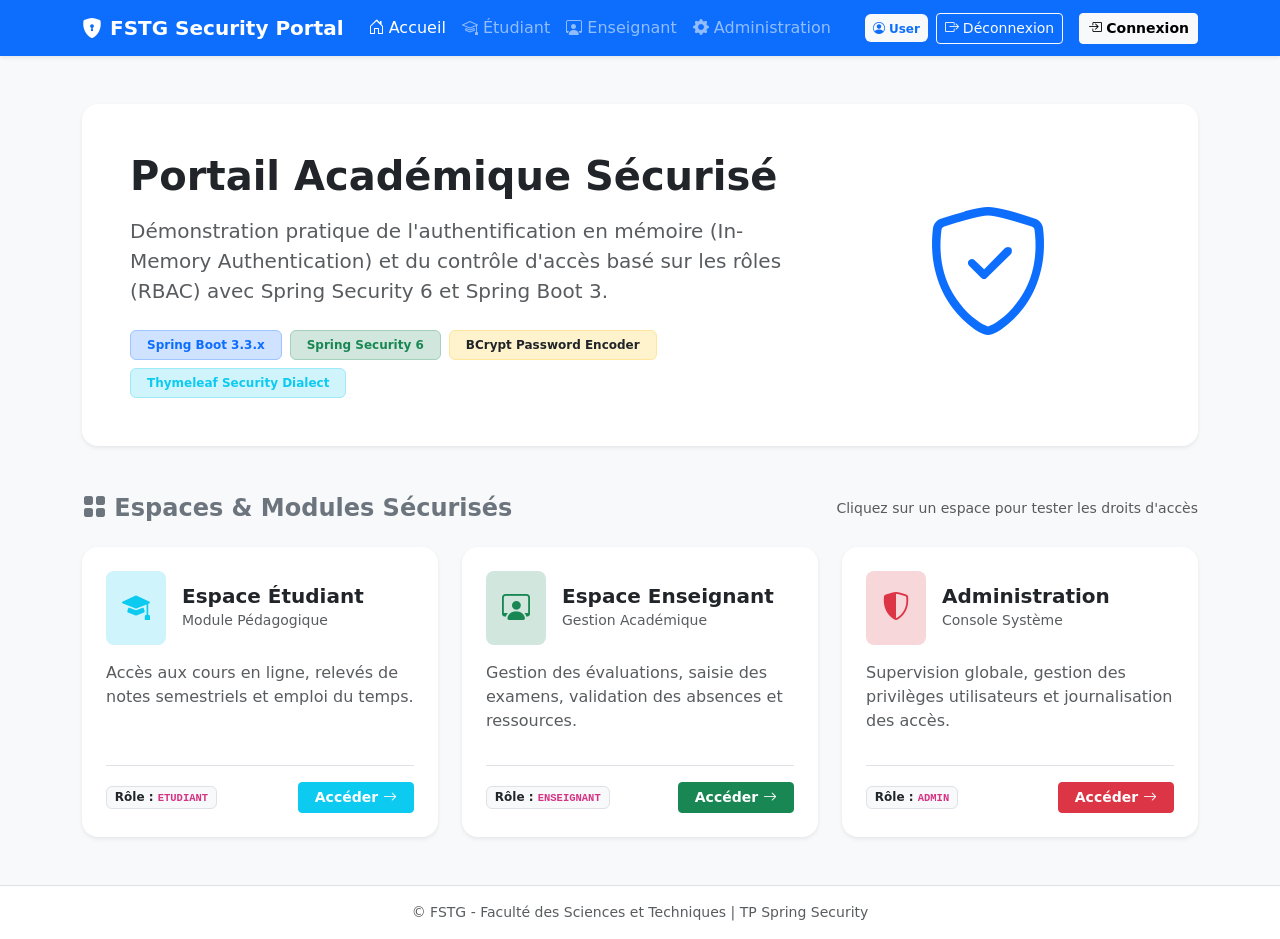
<file: src/main/resources/templates/index.html>
<!DOCTYPE html>
<html lang="fr" xmlns:th="http://www.thymeleaf.org"
      xmlns:sec="http://www.thymeleaf.org/extras/spring-security">
<head>
    <meta charset="UTF-8">
    <meta name="viewport" content="width=device-width, initial-scale=1.0">
    <title>Accueil - Portail Académique FSTG</title>
    <link href="https://cdn.jsdelivr.net/npm/bootstrap@5.3.3/dist/css/bootstrap.min.css" rel="stylesheet">
    <link href="https://cdn.jsdelivr.net/npm/bootstrap-icons@1.11.3/font/bootstrap-icons.min.css" rel="stylesheet">
    <link rel="stylesheet" th:href="@{/css/style.css}">
</head>
<body class="bg-light min-vh-100 d-flex flex-column">

    <!-- Barre de Navigation -->
    <nav class="navbar navbar-expand-lg navbar-dark bg-primary shadow-sm">
        <div class="container">
            <a class="navbar-brand fw-bold d-flex align-items-center gap-2" th:href="@{/}">
                <i class="bi bi-shield-lock-fill"></i>
                <span>FSTG Security Portal</span>
            </a>
            <button class="navbar-toggler" type="button" data-bs-toggle="collapse" data-bs-target="#navbarContent">
                <span class="navbar-toggler-icon"></span>
            </button>

            <div class="collapse navbar-collapse" id="navbarContent">
                <ul class="navbar-nav me-auto mb-2 mb-lg-0">
                    <li class="nav-item">
                        <a class="nav-link active" th:href="@{/}"><i class="bi bi-house-door"></i> Accueil</a>
                    </li>
                    <li class="nav-item" sec:authorize="hasRole('ETUDIANT')">
                        <a class="nav-link" th:href="@{/etudiant/dashboard}"><i class="bi bi-mortarboard"></i> Étudiant</a>
                    </li>
                    <li class="nav-item" sec:authorize="hasRole('ENSEIGNANT')">
                        <a class="nav-link" th:href="@{/enseignant/dashboard}"><i class="bi bi-person-workspace"></i> Enseignant</a>
                    </li>
                    <li class="nav-item" sec:authorize="hasRole('ADMIN')">
                        <a class="nav-link" th:href="@{/admin/dashboard}"><i class="bi bi-gear-fill"></i> Administration</a>
                    </li>
                </ul>

                <div class="d-flex align-items-center gap-3">
                    <!-- Utilisateur Authentifié -->
                    <div sec:authorize="isAuthenticated()" class="d-flex align-items-center gap-2 text-white">
                        <span class="badge bg-light text-primary p-2">
                            <i class="bi bi-person-circle"></i> <span sec:authentication="name">User</span>
                        </span>
                        <form th:action="@{/logout}" method="post" class="d-inline m-0">
                            <button type="submit" class="btn btn-sm btn-outline-light d-flex align-items-center gap-1">
                                <i class="bi bi-box-arrow-right"></i> Déconnexion
                            </button>
                        </form>
                    </div>

                    <!-- Utilisateur Anonyme -->
                    <div sec:authorize="isAnonymous()">
                        <a th:href="@{/login}" class="btn btn-light btn-sm fw-semibold d-flex align-items-center gap-1">
                            <i class="bi bi-box-arrow-in-right"></i> Connexion
                        </a>
                    </div>
                </div>
            </div>
        </div>
    </nav>

    <!-- Contenu Principal -->
    <main class="container py-5 flex-grow-1">
        <!-- Bannière de bienvenue -->
        <div class="p-5 mb-5 bg-white rounded-4 shadow-sm border border-0">
            <div class="row align-items-center">
                <div class="col-lg-8">
                    <h1 class="display-6 fw-bold text-dark mb-3">Portail Académique Sécurisé</h1>
                    <p class="lead text-muted mb-4">
                        Démonstration pratique de l'authentification en mémoire (<strong>In-Memory Authentication</strong>)
                        et du contrôle d'accès basé sur les rôles (<strong>RBAC</strong>) avec <strong>Spring Security 6</strong> et <strong>Spring Boot 3</strong>.
                    </p>
                    <div class="d-flex flex-wrap gap-2">
                        <span class="badge bg-primary-subtle text-primary border border-primary-subtle px-3 py-2">Spring Boot 3.3.x</span>
                        <span class="badge bg-success-subtle text-success border border-success-subtle px-3 py-2">Spring Security 6</span>
                        <span class="badge bg-warning-subtle text-dark border border-warning-subtle px-3 py-2">BCrypt Password Encoder</span>
                        <span class="badge bg-info-subtle text-info border border-info-subtle px-3 py-2">Thymeleaf Security Dialect</span>
                    </div>
                </div>
                <div class="col-lg-4 text-center d-none d-lg-block">
                    <i class="bi bi-shield-check text-primary" style="font-size: 8rem;"></i>
                </div>
            </div>
        </div>

        <!-- Grille des Espaces Applicatifs -->
        <div class="d-flex justify-content-between align-items-center mb-4">
            <h4 class="fw-bold m-0 text-secondary"><i class="bi bi-grid-fill"></i> Espaces & Modules Sécurisés</h4>
            <span class="text-muted small">Cliquez sur un espace pour tester les droits d'accès</span>
        </div>

        <div class="row g-4">
            <!-- Espace Étudiant -->
            <div class="col-md-4">
                <div class="card h-100 shadow-sm border-0 rounded-4 transition-card">
                    <div class="card-body p-4 d-flex flex-column">
                        <div class="d-flex align-items-center gap-3 mb-3">
                            <div class="bg-info-subtle text-info p-3 rounded-3">
                                <i class="bi bi-mortarboard-fill fs-3"></i>
                            </div>
                            <div>
                                <h5 class="card-title fw-bold m-0">Espace Étudiant</h5>
                                <small class="text-muted">Module Pédagogique</small>
                            </div>
                        </div>
                        <p class="card-text text-muted flex-grow-1">
                            Accès aux cours en ligne, relevés de notes semestriels et emploi du temps.
                        </p>
                        <div class="mt-3 pt-3 border-top d-flex justify-content-between align-items-center">
                            <span class="badge bg-light text-dark border">Rôle : <code>ETUDIANT</code></span>
                            <a th:href="@{/etudiant/dashboard}" class="btn btn-info btn-sm text-white px-3 fw-semibold">
                                Accéder <i class="bi bi-arrow-right"></i>
                            </a>
                        </div>
                    </div>
                </div>
            </div>

            <!-- Espace Enseignant -->
            <div class="col-md-4">
                <div class="card h-100 shadow-sm border-0 rounded-4 transition-card">
                    <div class="card-body p-4 d-flex flex-column">
                        <div class="d-flex align-items-center gap-3 mb-3">
                            <div class="bg-success-subtle text-success p-3 rounded-3">
                                <i class="bi bi-person-workspace fs-3"></i>
                            </div>
                            <div>
                                <h5 class="card-title fw-bold m-0">Espace Enseignant</h5>
                                <small class="text-muted">Gestion Académique</small>
                            </div>
                        </div>
                        <p class="card-text text-muted flex-grow-1">
                            Gestion des évaluations, saisie des examens, validation des absences et ressources.
                        </p>
                        <div class="mt-3 pt-3 border-top d-flex justify-content-between align-items-center">
                            <span class="badge bg-light text-dark border">Rôle : <code>ENSEIGNANT</code></span>
                            <a th:href="@{/enseignant/dashboard}" class="btn btn-success btn-sm text-white px-3 fw-semibold">
                                Accéder <i class="bi bi-arrow-right"></i>
                            </a>
                        </div>
                    </div>
                </div>
            </div>

            <!-- Espace Administration -->
            <div class="col-md-4">
                <div class="card h-100 shadow-sm border-0 rounded-4 transition-card">
                    <div class="card-body p-4 d-flex flex-column">
                        <div class="d-flex align-items-center gap-3 mb-3">
                            <div class="bg-danger-subtle text-danger p-3 rounded-3">
                                <i class="bi bi-shield-shaded fs-3"></i>
                            </div>
                            <div>
                                <h5 class="card-title fw-bold m-0">Administration</h5>
                                <small class="text-muted">Console Système</small>
                            </div>
                        </div>
                        <p class="card-text text-muted flex-grow-1">
                            Supervision globale, gestion des privilèges utilisateurs et journalisation des accès.
                        </p>
                        <div class="mt-3 pt-3 border-top d-flex justify-content-between align-items-center">
                            <span class="badge bg-light text-dark border">Rôle : <code>ADMIN</code></span>
                            <a th:href="@{/admin/dashboard}" class="btn btn-danger btn-sm text-white px-3 fw-semibold">
                                Accéder <i class="bi bi-arrow-right"></i>
                            </a>
                        </div>
                    </div>
                </div>
            </div>
        </div>
    </main>

    <!-- Pied de page -->
    <footer class="bg-white border-top py-3 text-center text-muted small mt-auto">
        <div class="container">
            <span>© FSTG - Faculté des Sciences et Techniques | TP Spring Security</span>
        </div>
    </footer>

    <script src="https://cdn.jsdelivr.net/npm/bootstrap@5.3.3/dist/js/bootstrap.bundle.min.js"></script>
</body>
</html>
</file>
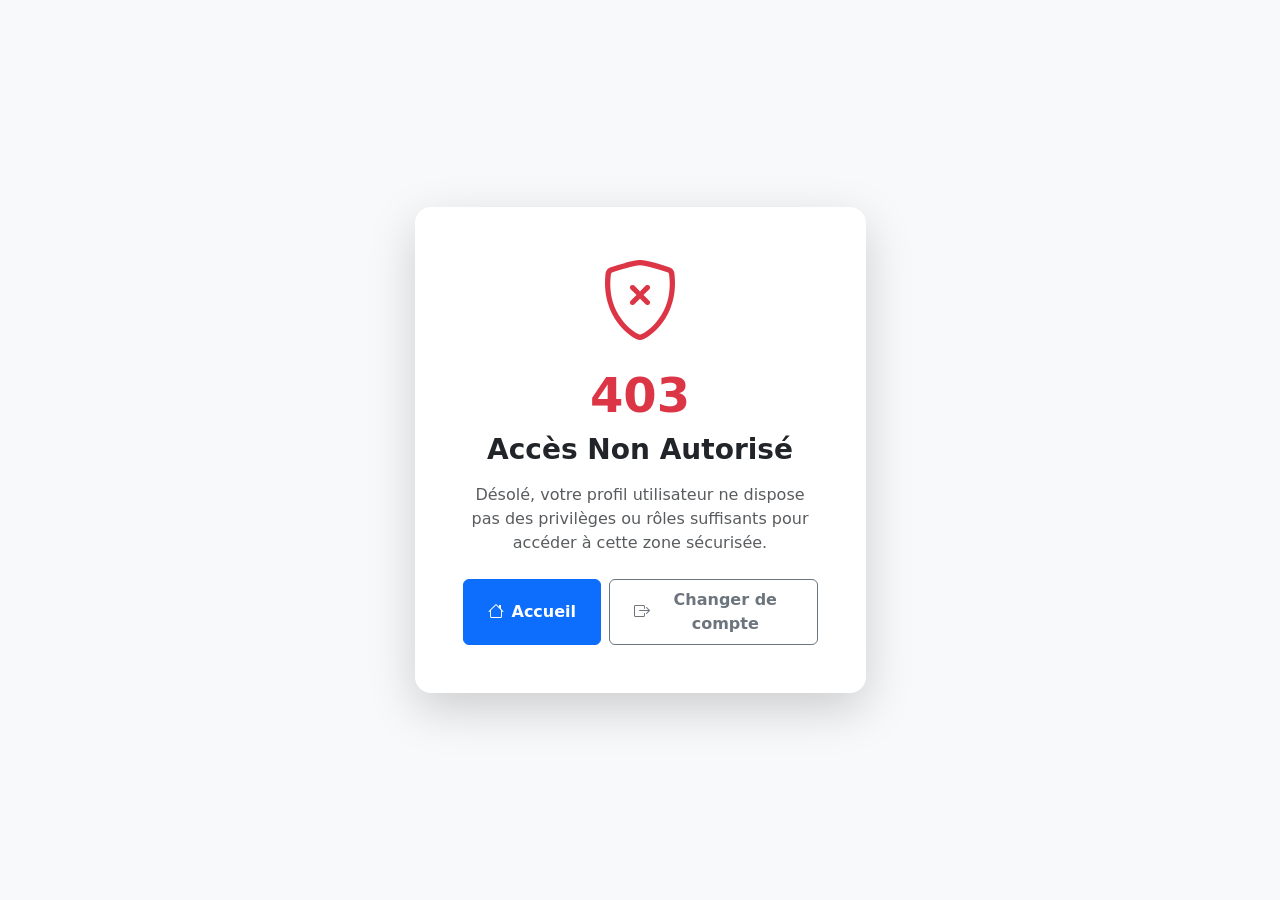
<file: src/main/resources/templates/access-denied.html>
<!DOCTYPE html>
<html lang="fr" xmlns:th="http://www.thymeleaf.org">
<head>
    <meta charset="UTF-8">
    <meta name="viewport" content="width=device-width, initial-scale=1.0">
    <title>403 - Accès Refusé</title>
    <link href="https://cdn.jsdelivr.net/npm/bootstrap@5.3.3/dist/css/bootstrap.min.css" rel="stylesheet">
    <link href="https://cdn.jsdelivr.net/npm/bootstrap-icons@1.11.3/font/bootstrap-icons.min.css" rel="stylesheet">
</head>
<body class="bg-light d-flex align-items-center min-vh-100 py-5">
    <div class="container text-center">
        <div class="row justify-content-center">
            <div class="col-md-7 col-lg-5">
                <div class="card border-0 shadow-lg p-5 rounded-4 bg-white">
                    <div class="mb-3">
                        <i class="bi bi-shield-x text-danger display-1"></i>
                    </div>
                    <h1 class="display-5 fw-bold text-danger mb-2">403</h1>
                    <h3 class="fw-bold mb-3 text-dark">Accès Non Autorisé</h3>
                    <p class="text-muted mb-4">
                        Désolé, votre profil utilisateur ne dispose pas des privilèges ou rôles suffisants pour accéder à cette zone sécurisée.
                    </p>
                    <div class="d-flex justify-content-center gap-2">
                        <a th:href="@{/}" class="btn btn-primary px-4 py-2 fw-semibold d-flex align-items-center gap-2">
                            <i class="bi bi-house"></i> Accueil
                        </a>
                        <form th:action="@{/logout}" method="post" class="d-inline">
                            <button type="submit" class="btn btn-outline-secondary px-4 py-2 fw-semibold d-flex align-items-center gap-2">
                                <i class="bi bi-box-arrow-right"></i> Changer de compte
                            </button>
                        </form>
                    </div>
                </div>
            </div>
        </div>
    </div>
</body>
</html>
</file>
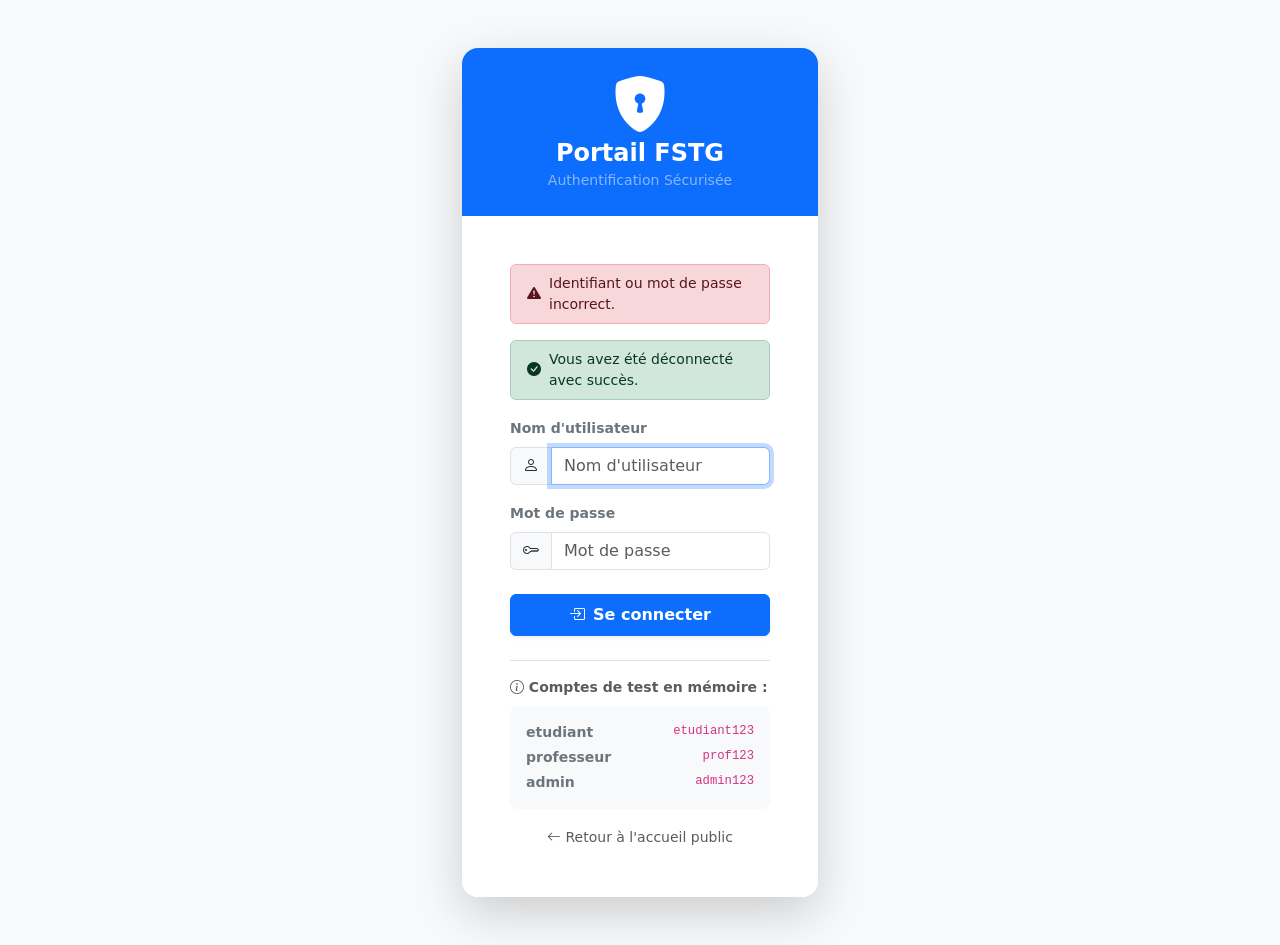
<file: src/main/resources/templates/login.html>
<!DOCTYPE html>
<html lang="fr" xmlns:th="http://www.thymeleaf.org">
<head>
    <meta charset="UTF-8">
    <meta name="viewport" content="width=device-width, initial-scale=1.0">
    <title>Connexion - Portail Académique FSTG</title>
    <link href="https://cdn.jsdelivr.net/npm/bootstrap@5.3.3/dist/css/bootstrap.min.css" rel="stylesheet">
    <link href="https://cdn.jsdelivr.net/npm/bootstrap-icons@1.11.3/font/bootstrap-icons.min.css" rel="stylesheet">
    <link rel="stylesheet" th:href="@{/css/style.css}">
</head>
<body class="bg-light d-flex align-items-center min-vh-100 py-5">
    <div class="container">
        <div class="row justify-content-center">
            <div class="col-md-6 col-lg-5 col-xl-4">
                <div class="card shadow-lg border-0 rounded-4 overflow-hidden">
                    <div class="bg-primary p-4 text-center text-white">
                        <i class="bi bi-shield-lock-fill display-4 mb-2"></i>
                        <h4 class="fw-bold mb-0">Portail FSTG</h4>
                        <small class="text-white-50">Authentification Sécurisée</small>
                    </div>

                    <div class="card-body p-4 p-sm-5 bg-white">
                        <!-- Message d'erreur -->
                        <div th:if="${param.error}" class="alert alert-danger d-flex align-items-center gap-2 py-2 small" role="alert">
                            <i class="bi bi-exclamation-triangle-fill flex-shrink-0"></i>
                            <div>Identifiant ou mot de passe incorrect.</div>
                        </div>

                        <!-- Message de déconnexion -->
                        <div th:if="${param.logout}" class="alert alert-success d-flex align-items-center gap-2 py-2 small" role="alert">
                            <i class="bi bi-check-circle-fill flex-shrink-0"></i>
                            <div>Vous avez été déconnecté avec succès.</div>
                        </div>

                        <form th:action="@{/login}" method="post">
                            <div class="mb-3">
                                <label class="form-label fw-semibold small text-secondary">Nom d'utilisateur</label>
                                <div class="input-group">
                                    <span class="input-group-text bg-light"><i class="bi bi-person"></i></span>
                                    <input type="text" name="username" class="form-control" placeholder="Nom d'utilisateur" required autofocus>
                                </div>
                            </div>

                            <div class="mb-4">
                                <label class="form-label fw-semibold small text-secondary">Mot de passe</label>
                                <div class="input-group">
                                    <span class="input-group-text bg-light"><i class="bi bi-key"></i></span>
                                    <input type="password" name="password" class="form-control" placeholder="Mot de passe" required>
                                </div>
                            </div>

                            <button type="submit" class="btn btn-primary w-100 py-2 fw-semibold d-flex align-items-center justify-content-center gap-2 shadow-sm">
                                <i class="bi bi-box-arrow-in-right"></i> Se connecter
                            </button>
                        </form>

                        <!-- Comptes de test prédéfinis -->
                        <div class="mt-4 pt-3 border-top">
                            <p class="text-muted small fw-bold mb-2"><i class="bi bi-info-circle"></i> Comptes de test en mémoire :</p>
                            <div class="small bg-light p-3 rounded-3 text-secondary">
                                <div class="mb-1 d-flex justify-content-between">
                                    <span><strong>etudiant</strong></span>
                                    <code>etudiant123</code>
                                </div>
                                <div class="mb-1 d-flex justify-content-between">
                                    <span><strong>professeur</strong></span>
                                    <code>prof123</code>
                                </div>
                                <div class="d-flex justify-content-between">
                                    <span><strong>admin</strong></span>
                                    <code>admin123</code>
                                </div>
                            </div>
                        </div>

                        <div class="text-center mt-3">
                            <a th:href="@{/}" class="text-decoration-none small text-muted">
                                <i class="bi bi-arrow-left"></i> Retour à l'accueil public
                            </a>
                        </div>
                    </div>
                </div>
            </div>
        </div>
    </div>
</body>
</html>
</file>
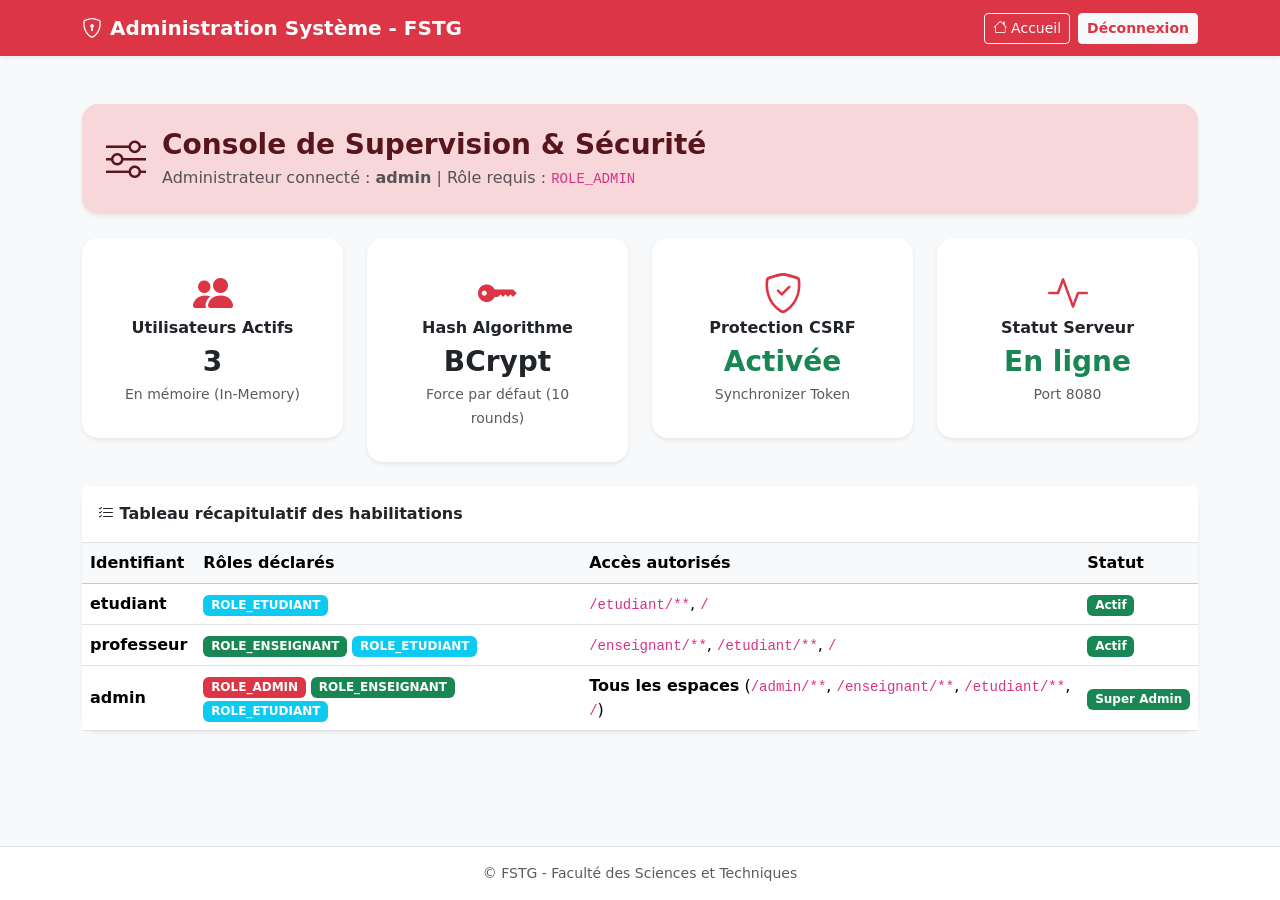
<file: src/main/resources/templates/admin/dashboard.html>
<!DOCTYPE html>
<html lang="fr" xmlns:th="http://www.thymeleaf.org">
<head>
    <meta charset="UTF-8">
    <meta name="viewport" content="width=device-width, initial-scale=1.0">
    <title>Administration - Portail FSTG</title>
    <link href="https://cdn.jsdelivr.net/npm/bootstrap@5.3.3/dist/css/bootstrap.min.css" rel="stylesheet">
    <link href="https://cdn.jsdelivr.net/npm/bootstrap-icons@1.11.3/font/bootstrap-icons.min.css" rel="stylesheet">
</head>
<body class="bg-light min-vh-100 d-flex flex-column">

    <nav class="navbar navbar-dark bg-danger shadow-sm">
        <div class="container">
            <span class="navbar-brand fw-bold text-white d-flex align-items-center gap-2">
                <i class="bi bi-shield-lock"></i> Administration Système - FSTG
            </span>
            <div class="d-flex align-items-center gap-2">
                <a th:href="@{/}" class="btn btn-sm btn-outline-light"><i class="bi bi-house"></i> Accueil</a>
                <form th:action="@{/logout}" method="post" class="d-inline m-0">
                    <button type="submit" class="btn btn-sm btn-light text-danger fw-semibold">Déconnexion</button>
                </form>
            </div>
        </div>
    </nav>

    <div class="container py-5 flex-grow-1">
        <div class="alert alert-danger border-0 shadow-sm rounded-4 p-4 mb-4">
            <div class="d-flex align-items-center gap-3">
                <i class="bi bi-sliders fs-1"></i>
                <div>
                    <h3 class="fw-bold mb-1">Console de Supervision & Sécurité</h3>
                    <p class="mb-0 text-muted">Administrateur connecté : <strong th:text="${username}">admin</strong> | Rôle requis : <code>ROLE_ADMIN</code></p>
                </div>
            </div>
        </div>

        <div class="row g-4">
            <div class="col-md-6 col-lg-3">
                <div class="card border-0 shadow-sm rounded-4 p-3 text-center">
                    <div class="card-body">
                        <i class="bi bi-people-fill text-danger display-6 mb-2"></i>
                        <h6 class="fw-bold">Utilisateurs Actifs</h6>
                        <h3 class="fw-bold text-dark my-1">3</h3>
                        <small class="text-muted">En mémoire (In-Memory)</small>
                    </div>
                </div>
            </div>

            <div class="col-md-6 col-lg-3">
                <div class="card border-0 shadow-sm rounded-4 p-3 text-center">
                    <div class="card-body">
                        <i class="bi bi-key-fill text-danger display-6 mb-2"></i>
                        <h6 class="fw-bold">Hash Algorithme</h6>
                        <h3 class="fw-bold text-dark my-1">BCrypt</h3>
                        <small class="text-muted">Force par défaut (10 rounds)</small>
                    </div>
                </div>
            </div>

            <div class="col-md-6 col-lg-3">
                <div class="card border-0 shadow-sm rounded-4 p-3 text-center">
                    <div class="card-body">
                        <i class="bi bi-shield-check text-danger display-6 mb-2"></i>
                        <h6 class="fw-bold">Protection CSRF</h6>
                        <h3 class="fw-bold text-success my-1">Activée</h3>
                        <small class="text-muted">Synchronizer Token</small>
                    </div>
                </div>
            </div>

            <div class="col-md-6 col-lg-3">
                <div class="card border-0 shadow-sm rounded-4 p-3 text-center">
                    <div class="card-body">
                        <i class="bi bi-activity text-danger display-6 mb-2"></i>
                        <h6 class="fw-bold">Statut Serveur</h6>
                        <h3 class="fw-bold text-success my-1">En ligne</h3>
                        <small class="text-muted">Port 8080</small>
                    </div>
                </div>
            </div>
        </div>

        <div class="card border-0 shadow-sm rounded-4 mt-4">
            <div class="card-header bg-white py-3 fw-bold border-bottom">
                <i class="bi bi-list-check"></i> Tableau récapitulatif des habilitations
            </div>
            <div class="card-body p-0">
                <div class="table-responsive">
                    <table class="table table-hover align-middle mb-0">
                        <thead class="table-light">
                            <tr>
                                <th>Identifiant</th>
                                <th>Rôles déclarés</th>
                                <th>Accès autorisés</th>
                                <th>Statut</th>
                            </tr>
                        </thead>
                        <tbody>
                            <tr>
                                <td><strong>etudiant</strong></td>
                                <td><span class="badge bg-info">ROLE_ETUDIANT</span></td>
                                <td><code>/etudiant/**</code>, <code>/</code></td>
                                <td><span class="badge bg-success">Actif</span></td>
                            </tr>
                            <tr>
                                <td><strong>professeur</strong></td>
                                <td>
                                    <span class="badge bg-success">ROLE_ENSEIGNANT</span>
                                    <span class="badge bg-info">ROLE_ETUDIANT</span>
                                </td>
                                <td><code>/enseignant/**</code>, <code>/etudiant/**</code>, <code>/</code></td>
                                <td><span class="badge bg-success">Actif</span></td>
                            </tr>
                            <tr>
                                <td><strong>admin</strong></td>
                                <td>
                                    <span class="badge bg-danger">ROLE_ADMIN</span>
                                    <span class="badge bg-success">ROLE_ENSEIGNANT</span>
                                    <span class="badge bg-info">ROLE_ETUDIANT</span>
                                </td>
                                <td><strong>Tous les espaces</strong> (<code>/admin/**</code>, <code>/enseignant/**</code>, <code>/etudiant/**</code>, <code>/</code>)</td>
                                <td><span class="badge bg-success">Super Admin</span></td>
                            </tr>
                        </tbody>
                    </table>
                </div>
            </div>
        </div>
    </div>

    <footer class="bg-white border-top py-3 text-center text-muted small mt-auto">
        <div class="container">
            <span>© FSTG - Faculté des Sciences et Techniques</span>
        </div>
    </footer>
</body>
</html>
</file>
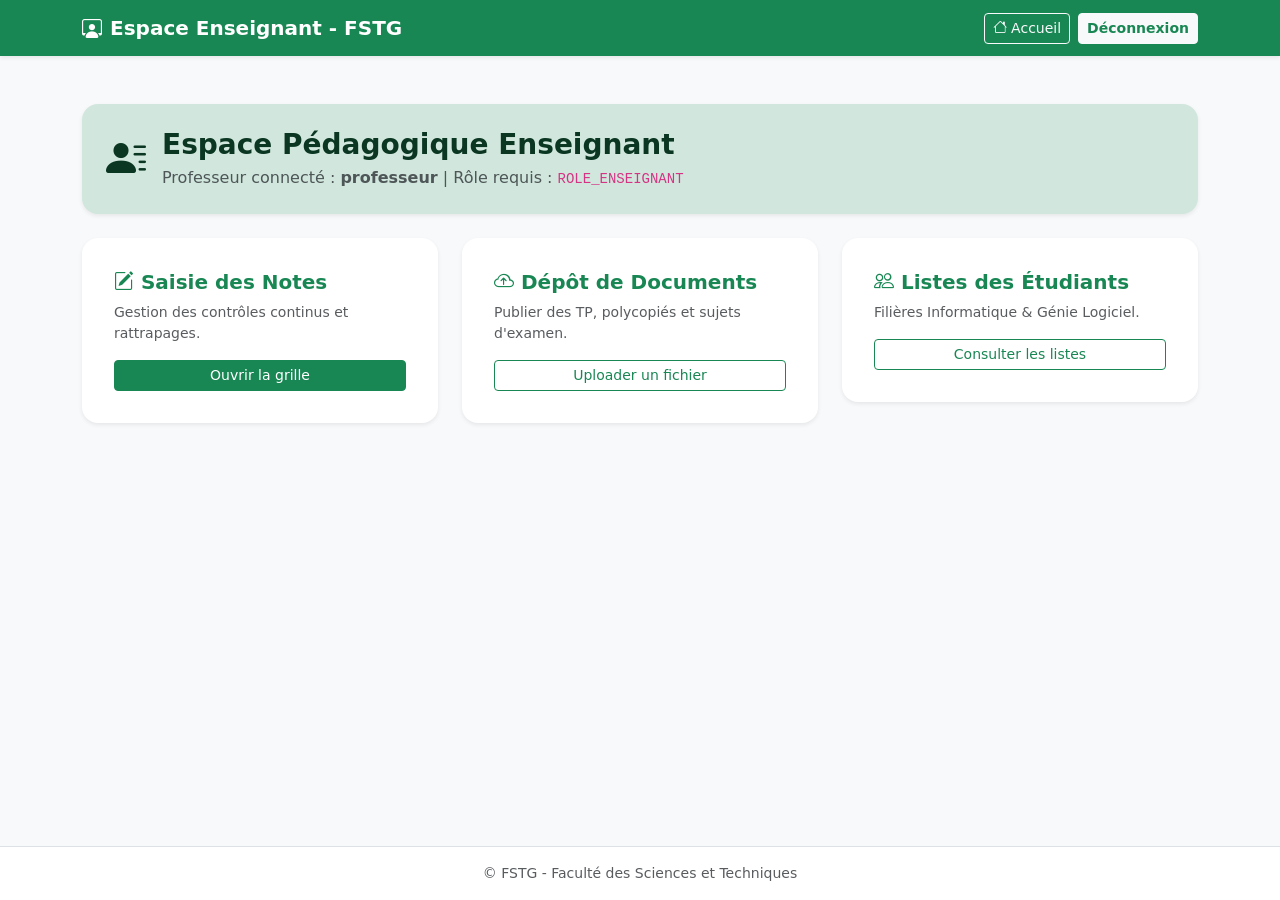
<file: src/main/resources/templates/enseignant/dashboard.html>
<!DOCTYPE html>
<html lang="fr" xmlns:th="http://www.thymeleaf.org">
<head>
    <meta charset="UTF-8">
    <meta name="viewport" content="width=device-width, initial-scale=1.0">
    <title>Espace Enseignant - Portail FSTG</title>
    <link href="https://cdn.jsdelivr.net/npm/bootstrap@5.3.3/dist/css/bootstrap.min.css" rel="stylesheet">
    <link href="https://cdn.jsdelivr.net/npm/bootstrap-icons@1.11.3/font/bootstrap-icons.min.css" rel="stylesheet">
</head>
<body class="bg-light min-vh-100 d-flex flex-column">

    <nav class="navbar navbar-dark bg-success shadow-sm">
        <div class="container">
            <span class="navbar-brand fw-bold text-white d-flex align-items-center gap-2">
                <i class="bi bi-person-workspace"></i> Espace Enseignant - FSTG
            </span>
            <div class="d-flex align-items-center gap-2">
                <a th:href="@{/}" class="btn btn-sm btn-outline-light"><i class="bi bi-house"></i> Accueil</a>
                <form th:action="@{/logout}" method="post" class="d-inline m-0">
                    <button type="submit" class="btn btn-sm btn-light text-success fw-semibold">Déconnexion</button>
                </form>
            </div>
        </div>
    </nav>

    <div class="container py-5 flex-grow-1">
        <div class="alert alert-success border-0 shadow-sm rounded-4 p-4 mb-4">
            <div class="d-flex align-items-center gap-3">
                <i class="bi bi-person-lines-fill fs-1"></i>
                <div>
                    <h3 class="fw-bold mb-1">Espace Pédagogique Enseignant</h3>
                    <p class="mb-0 text-muted">Professeur connecté : <strong th:text="${username}">professeur</strong> | Rôle requis : <code>ROLE_ENSEIGNANT</code></p>
                </div>
            </div>
        </div>

        <div class="row g-4">
            <div class="col-md-6 col-lg-4">
                <div class="card border-0 shadow-sm rounded-4 p-3">
                    <div class="card-body">
                        <h5 class="fw-bold text-success"><i class="bi bi-pencil-square"></i> Saisie des Notes</h5>
                        <p class="text-muted small mt-2">Gestion des contrôles continus et rattrapages.</p>
                        <button class="btn btn-success btn-sm w-100">Ouvrir la grille</button>
                    </div>
                </div>
            </div>

            <div class="col-md-6 col-lg-4">
                <div class="card border-0 shadow-sm rounded-4 p-3">
                    <div class="card-body">
                        <h5 class="fw-bold text-success"><i class="bi bi-cloud-arrow-up"></i> Dépôt de Documents</h5>
                        <p class="text-muted small mt-2">Publier des TP, polycopiés et sujets d'examen.</p>
                        <button class="btn btn-outline-success btn-sm w-100">Uploader un fichier</button>
                    </div>
                </div>
            </div>

            <div class="col-md-6 col-lg-4">
                <div class="card border-0 shadow-sm rounded-4 p-3">
                    <div class="card-body">
                        <h5 class="fw-bold text-success"><i class="bi bi-people"></i> Listes des Étudiants</h5>
                        <p class="text-muted small mt-2">Filières Informatique & Génie Logiciel.</p>
                        <button class="btn btn-outline-success btn-sm w-100">Consulter les listes</button>
                    </div>
                </div>
            </div>
        </div>
    </div>

    <footer class="bg-white border-top py-3 text-center text-muted small mt-auto">
        <div class="container">
            <span>© FSTG - Faculté des Sciences et Techniques</span>
        </div>
    </footer>
</body>
</html>
</file>
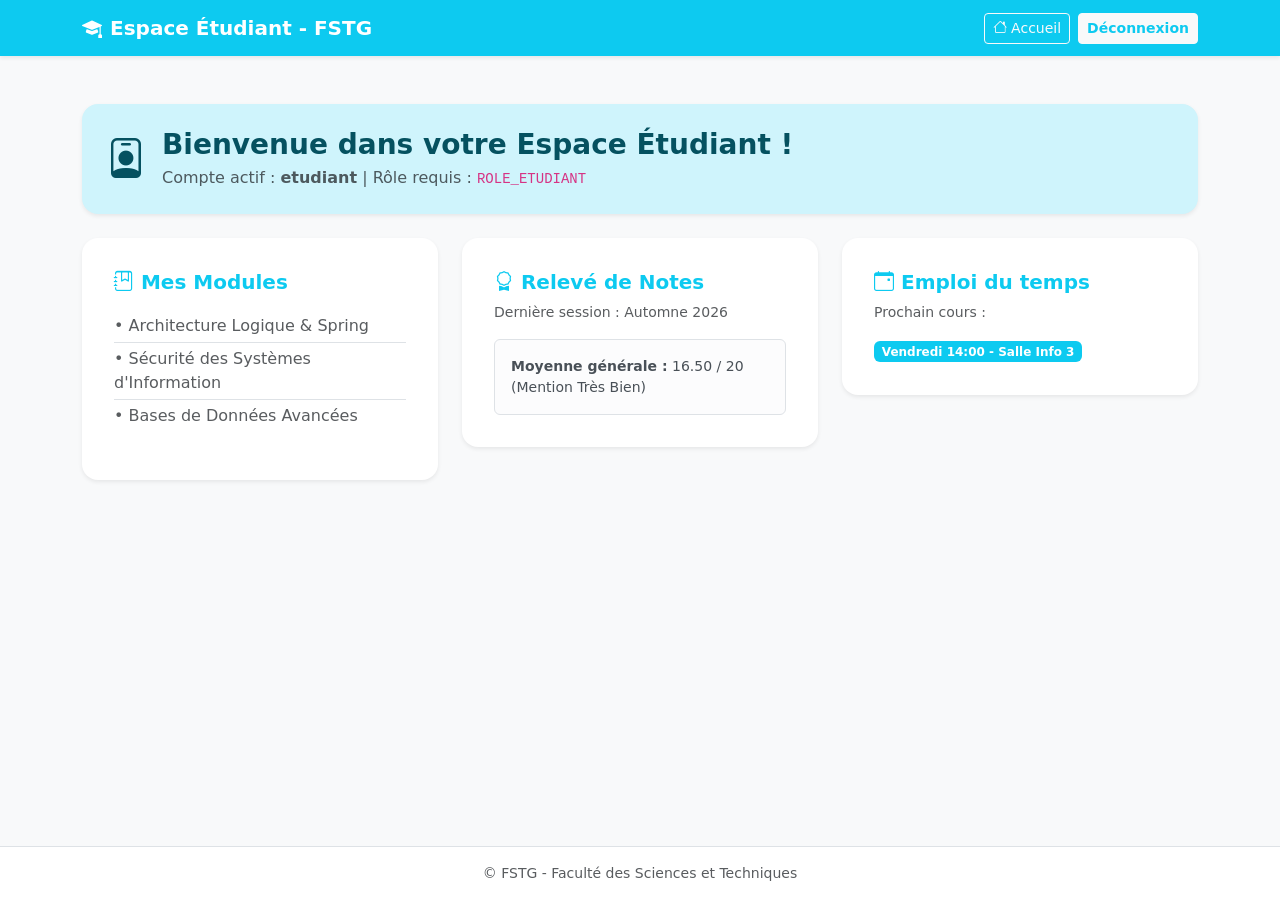
<file: src/main/resources/templates/etudiant/dashboard.html>
<!DOCTYPE html>
<html lang="fr" xmlns:th="http://www.thymeleaf.org">
<head>
    <meta charset="UTF-8">
    <meta name="viewport" content="width=device-width, initial-scale=1.0">
    <title>Espace Étudiant - Portail FSTG</title>
    <link href="https://cdn.jsdelivr.net/npm/bootstrap@5.3.3/dist/css/bootstrap.min.css" rel="stylesheet">
    <link href="https://cdn.jsdelivr.net/npm/bootstrap-icons@1.11.3/font/bootstrap-icons.min.css" rel="stylesheet">
</head>
<body class="bg-light min-vh-100 d-flex flex-column">

    <nav class="navbar navbar-dark bg-info shadow-sm">
        <div class="container">
            <span class="navbar-brand fw-bold text-white d-flex align-items-center gap-2">
                <i class="bi bi-mortarboard-fill"></i> Espace Étudiant - FSTG
            </span>
            <div class="d-flex align-items-center gap-2">
                <a th:href="@{/}" class="btn btn-sm btn-outline-light"><i class="bi bi-house"></i> Accueil</a>
                <form th:action="@{/logout}" method="post" class="d-inline m-0">
                    <button type="submit" class="btn btn-sm btn-light text-info fw-semibold">Déconnexion</button>
                </form>
            </div>
        </div>
    </nav>

    <div class="container py-5 flex-grow-1">
        <div class="alert alert-info border-0 shadow-sm rounded-4 p-4 mb-4">
            <div class="d-flex align-items-center gap-3">
                <i class="bi bi-person-badge fs-1"></i>
                <div>
                    <h3 class="fw-bold mb-1">Bienvenue dans votre Espace Étudiant !</h3>
                    <p class="mb-0 text-muted">Compte actif : <strong th:text="${username}">etudiant</strong> | Rôle requis : <code>ROLE_ETUDIANT</code></p>
                </div>
            </div>
        </div>

        <div class="row g-4">
            <div class="col-md-6 col-lg-4">
                <div class="card border-0 shadow-sm rounded-4 p-3">
                    <div class="card-body">
                        <h5 class="fw-bold text-info"><i class="bi bi-journal-bookmark"></i> Mes Modules</h5>
                        <ul class="list-unstyled mt-3 text-muted">
                            <li class="py-1 border-bottom">• Architecture Logique & Spring</li>
                            <li class="py-1 border-bottom">• Sécurité des Systèmes d'Information</li>
                            <li class="py-1">• Bases de Données Avancées</li>
                        </ul>
                    </div>
                </div>
            </div>

            <div class="col-md-6 col-lg-4">
                <div class="card border-0 shadow-sm rounded-4 p-3">
                    <div class="card-body">
                        <h5 class="fw-bold text-info"><i class="bi bi-award"></i> Relevé de Notes</h5>
                        <p class="text-muted small mt-2">Dernière session : Automne 2026</p>
                        <div class="alert alert-light border small mb-0">
                            <strong>Moyenne générale :</strong> 16.50 / 20 (Mention Très Bien)
                        </div>
                    </div>
                </div>
            </div>

            <div class="col-md-6 col-lg-4">
                <div class="card border-0 shadow-sm rounded-4 p-3">
                    <div class="card-body">
                        <h5 class="fw-bold text-info"><i class="bi bi-calendar-event"></i> Emploi du temps</h5>
                        <p class="text-muted small mt-2">Prochain cours :</p>
                        <span class="badge bg-info text-white">Vendredi 14:00 - Salle Info 3</span>
                    </div>
                </div>
            </div>
        </div>
    </div>

    <footer class="bg-white border-top py-3 text-center text-muted small mt-auto">
        <div class="container">
            <span>© FSTG - Faculté des Sciences et Techniques</span>
        </div>
    </footer>
</body>
</html>
</file>
